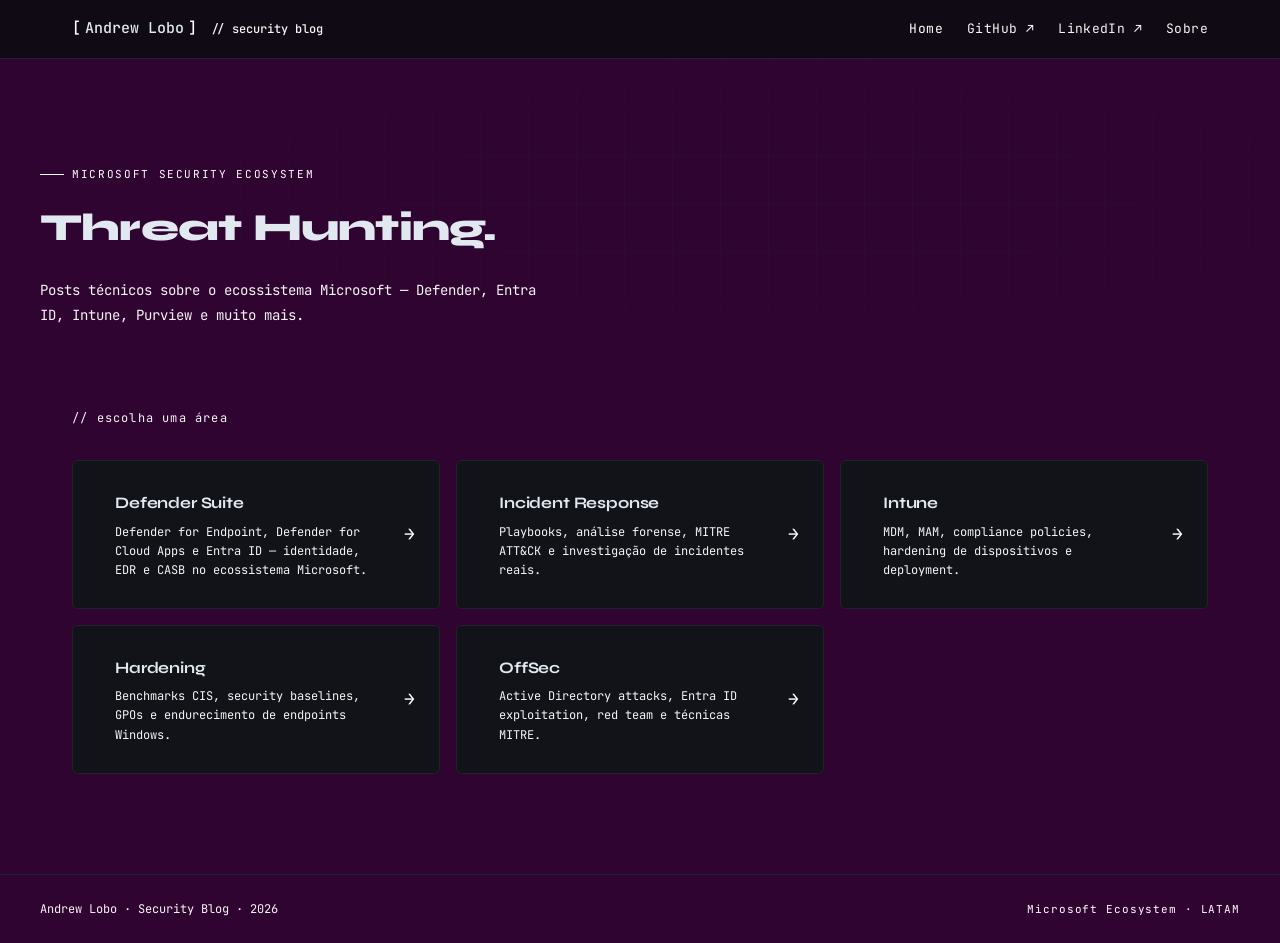
<file: index.html>
<!DOCTYPE html>
<html lang="pt-BR">
<head>
  <meta charset="UTF-8" />
  <meta name="viewport" content="width=device-width, initial-scale=1.0" />
  <title>Andrew Lobo — Security Blog</title>
  <link rel="stylesheet" href="style.css" />
  <link rel="preconnect" href="https://fonts.googleapis.com" />
  <link href="https://fonts.googleapis.com/css2?family=Syne:wght@400;600;700;800&family=JetBrains+Mono:wght@300;400;500&display=swap" rel="stylesheet" />
</head>
<body>

  <!-- HEADER -->
  <header class="site-header">
    <div class="header-inner">
      <div class="logo">
        <span class="logo-bracket">[</span>
        <span class="logo-name">Andrew Lobo</span>
        <span class="logo-bracket">]</span>
        <span class="logo-tag">// security blog</span>
      </div>
      <nav class="header-nav">
        <a href="index.html" class="nav-link active">Home</a>
        <a href="https://github.com/math69b" target="_blank" class="nav-link">GitHub ↗</a>
        <a href="https://linkedin.com/in/andrewlbo" target="_blank" class="nav-link">LinkedIn ↗</a>
        <a href="sobre.html" class="nav-link">Sobre</a>
      </nav>
    </div>
  </header>

  <!-- HERO -->
  <section class="hero">
    <div class="hero-inner">
      <div class="hero-label">Microsoft Security Ecosystem</div>
      <h1 class="hero-title">
        <span class="hero-rotate">
          <span>Threat Hunting.</span>
          <span>Incident Response.</span>
          <span>Zero Trust.</span>
          <span>endpoint hardening.</span>
        </span>
      </h1>
      <p class="hero-desc">
        Posts técnicos sobre o ecossistema Microsoft — Defender, Entra ID, Intune, Purview e muito mais.
      </p>
    </div>
    <div class="hero-grid-bg"></div>
  </section>

  <!-- CATEGORIAS — PÁGINA PRINCIPAL -->
  <!-- 
    ============================================================
    COMO ADICIONAR UMA NOVA CATEGORIA:
    
    1. Copie um bloco <div class="category-card"> abaixo
    2. Altere o atributo data-category para um ID único (ex: "purview")
    3. Altere o emoji, o title e o description
    4. Adicione a classe correspondente em style.css se quiser cor diferente
    5. Crie o arquivo posts/[ID-DA-CATEGORIA].json com os posts da categoria
       (veja o modelo em posts/entraid.json)
    ============================================================
  -->
  <main class="categories-section">
    <div class="section-label">// escolha uma área</div>
    <div class="categories-grid">

      <div class="category-card" data-category="defender-suite" onclick="openCategory('defender-suite')">
        <div class="card-icon"></div>
        <div class="card-content">
          <h2 class="card-title">Defender Suite</h2>
          <p class="card-desc">Defender for Endpoint, Defender for Cloud Apps e Entra ID — identidade, EDR e CASB no ecossistema Microsoft.</p>
        </div>
        <div class="card-arrow">→</div>
      </div>

      <div class="category-card" data-category="incident-response" onclick="openCategory('incident-response')">
        <div class="card-icon"></div>
        <div class="card-content">
          <h2 class="card-title">Incident Response</h2>
          <p class="card-desc">Playbooks, análise forense, MITRE ATT&CK e investigação de incidentes reais.</p>
        </div>
        <div class="card-arrow">→</div>
      </div>

      <div class="category-card" data-category="intune" onclick="openCategory('intune')">
        <div class="card-icon"></div>
        <div class="card-content">
          <h2 class="card-title">Intune</h2>
          <p class="card-desc">MDM, MAM, compliance policies, hardening de dispositivos e deployment.</p>
        </div>
        <div class="card-arrow">→</div>
      </div>

      <div class="category-card" data-category="hardening" onclick="openCategory('hardening')">
        <div class="card-icon"></div>
        <div class="card-content">
          <h2 class="card-title">Hardening</h2>
          <p class="card-desc">Benchmarks CIS, security baselines, GPOs e endurecimento de endpoints Windows.</p>
        </div>
        <div class="card-arrow">→</div>
      </div>

      <div class="category-card" data-category="ofensivo" onclick="openCategory('OffSec')">
        <div class="card-icon"></div>
        <div class="card-content">
          <h2 class="card-title">OffSec</h2>
          <p class="card-desc">Active Directory attacks, Entra ID exploitation, red team e técnicas MITRE.</p>
        </div>
        <div class="card-arrow">→</div>
      </div>

    </div>
  </main>

  <!-- PÁGINA DE POSTS (inicialmente oculta) -->
  <section class="posts-section hidden" id="posts-section">
    <div class="posts-inner">
      <button class="back-btn" onclick="goBack()">
        ← voltar para home
      </button>
      <div class="posts-header">
        <div class="posts-category-label" id="posts-category-label"></div>
        <h2 class="posts-title" id="posts-title"></h2>
      </div>

      <!-- 
        ============================================================
        OS POSTS SÃO CARREGADOS DINAMICAMENTE A PARTIR DOS ARQUIVOS
        NA PASTA /posts/[categoria].json
        
        Para adicionar um novo post, edite o arquivo JSON da categoria.
        Exemplo: posts/entraid.json
        ============================================================
      -->
      <div class="posts-list" id="posts-list">
        <!-- Posts carregados dinamicamente via JS -->
      </div>
    </div>
  </section>

  <!-- FOOTER -->
  <footer class="site-footer">
    <div class="footer-inner">
      <span class="footer-text">Andrew Lobo · Security Blog · <span id="footer-year"></span></span>
      <span class="footer-stack">Microsoft Ecosystem · LATAM</span>
    </div>
  </footer>

  <script src="app.js"></script>
</body>
</html>
</file>
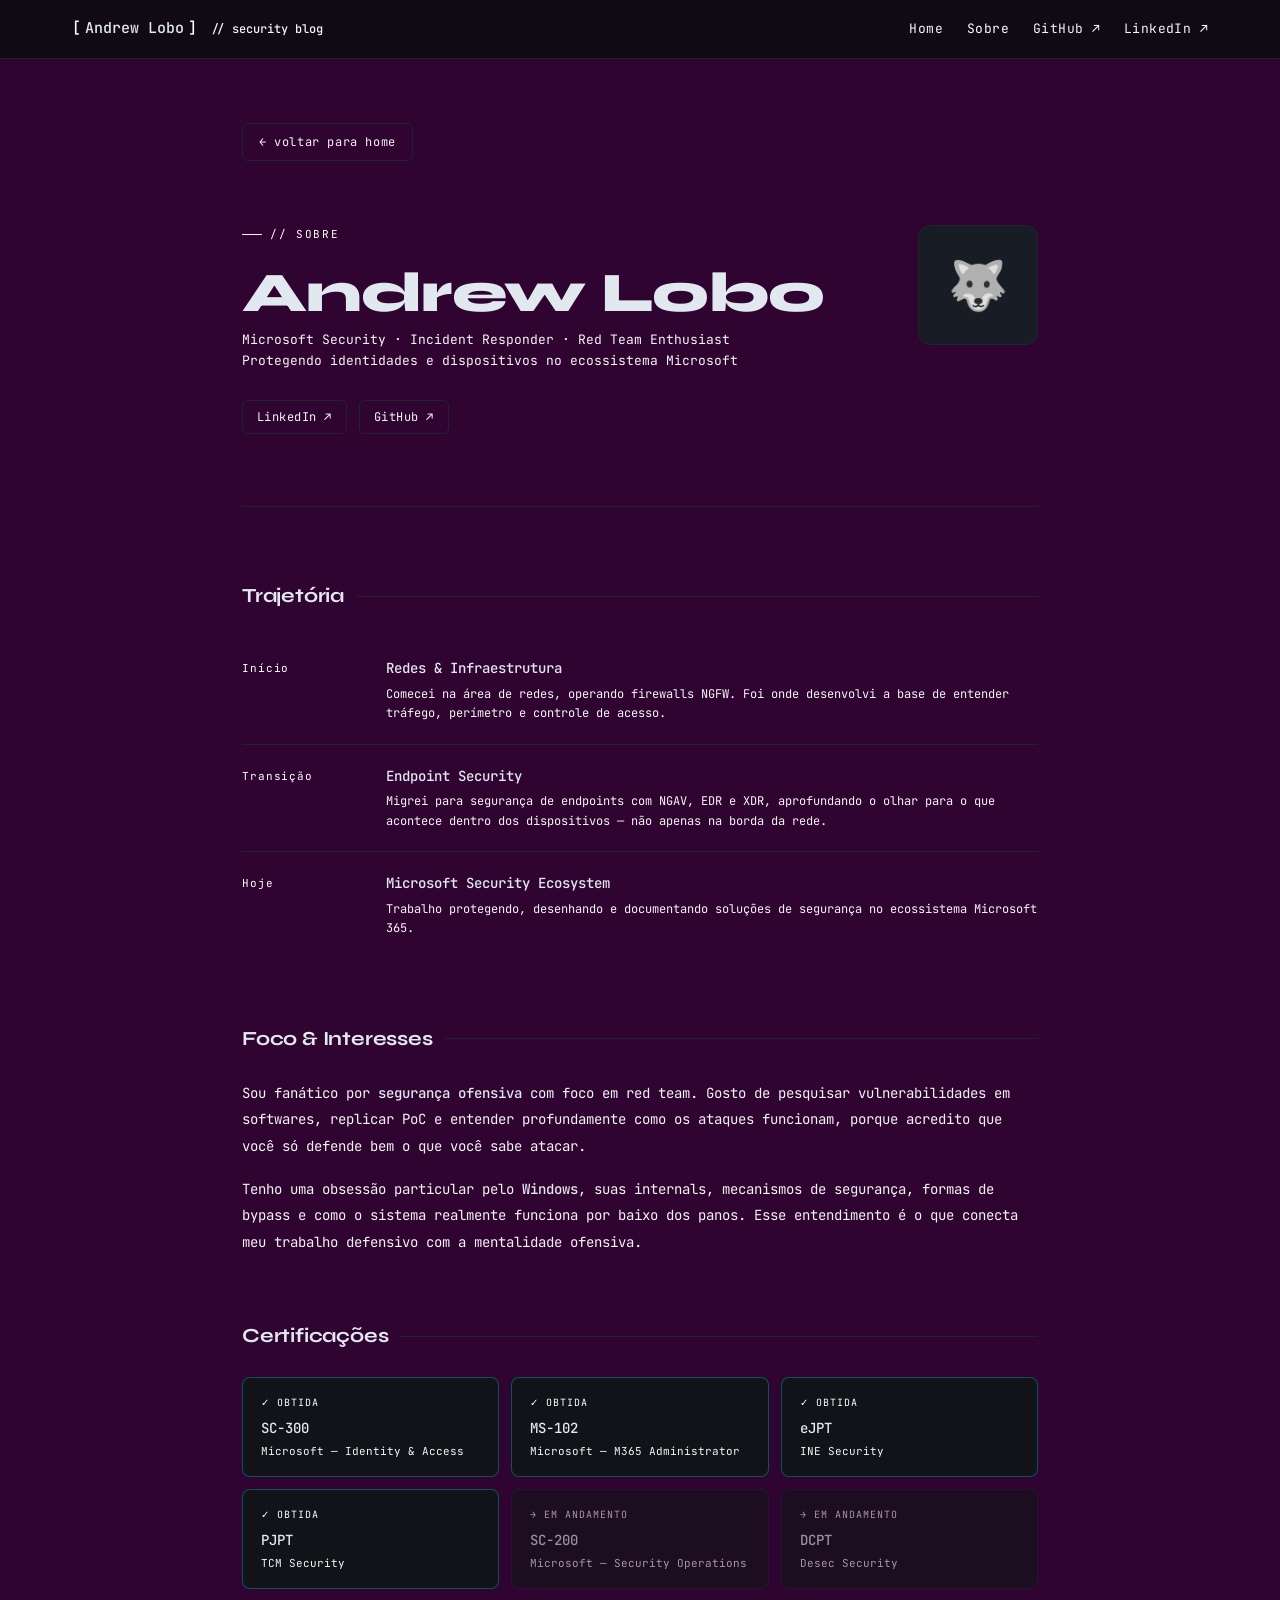
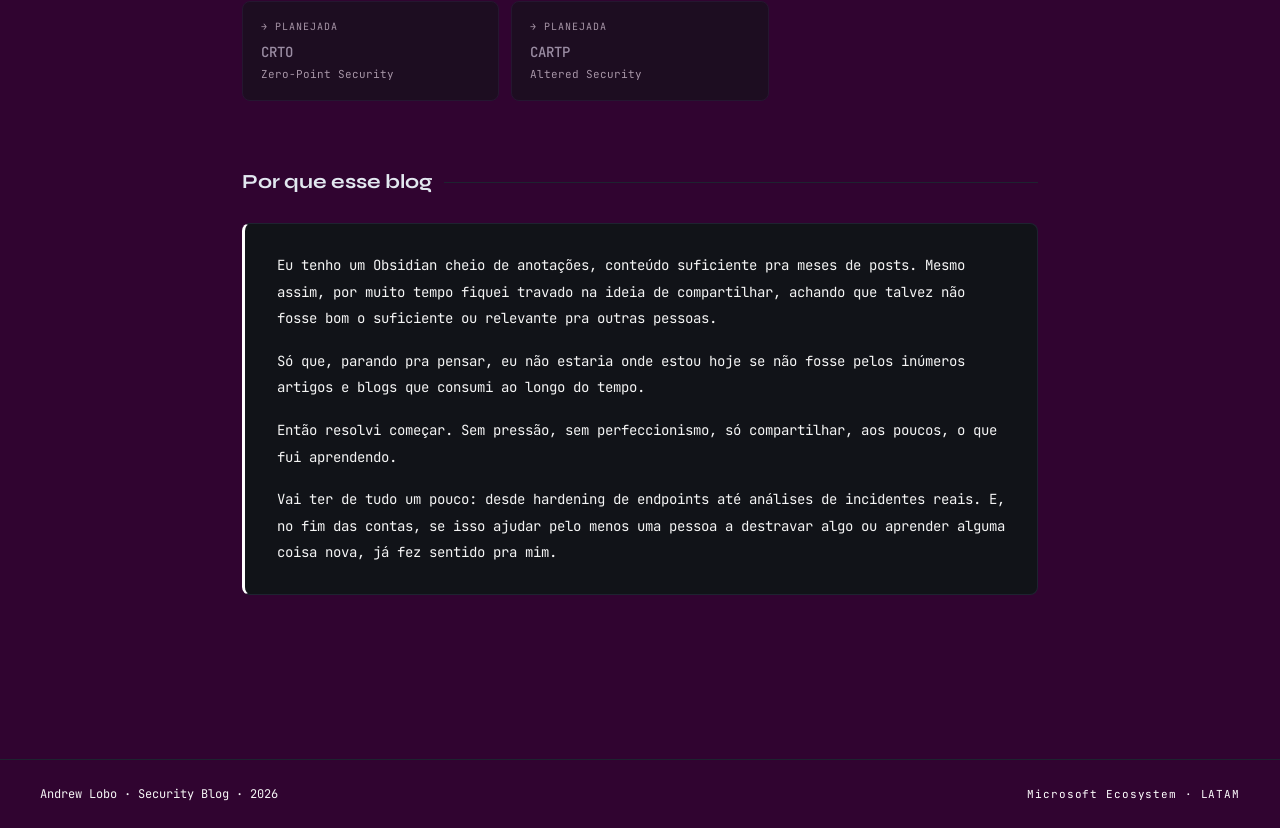
<file: sobre.html>
<!DOCTYPE html>
<html lang="pt-BR">
<head>
  <meta charset="UTF-8" />
  <meta name="viewport" content="width=device-width, initial-scale=1.0" />
  <title>Sobre — Andrew Lobo</title>
  <link rel="stylesheet" href="style.css" />
  <link rel="preconnect" href="https://fonts.googleapis.com" />
  <link href="https://fonts.googleapis.com/css2?family=Syne:wght@400;600;700;800&family=JetBrains+Mono:wght@300;400;500&display=swap" rel="stylesheet" />
  <style>
    .about-page {
      max-width: 860px;
      margin: 0 auto;
      padding: 64px 32px 100px;
    }

    .about-back {
      display: inline-flex;
      align-items: center;
      gap: 8px;
      color: var(--text-dim);
      text-decoration: none;
      font-size: 12px;
      letter-spacing: 0.05em;
      margin-bottom: 64px;
      border: 1px solid var(--border);
      padding: 8px 16px;
      border-radius: 6px;
      transition: border-color 220ms, color 220ms;
    }
    .about-back:hover { border-color: var(--accent); color: var(--accent); }

    /* Hero */
    .about-hero {
      display: grid;
      grid-template-columns: 1fr auto;
      gap: 48px;
      align-items: start;
      margin-bottom: 72px;
      padding-bottom: 72px;
      border-bottom: 1px solid var(--border);
    }

    .about-label {
      font-size: 11px;
      letter-spacing: 0.15em;
      text-transform: uppercase;
      color: var(--accent);
      margin-bottom: 20px;
      display: flex;
      align-items: center;
      gap: 8px;
    }
    .about-label::before {
      content: '';
      display: inline-block;
      width: 20px;
      height: 1px;
      background: var(--accent);
    }

    .about-name {
      font-family: var(--font-display);
      font-weight: 800;
      font-size: clamp(36px, 5vw, 56px);
      color: var(--text);
      letter-spacing: -0.02em;
      line-height: 1.05;
      margin-bottom: 8px;
    }

    .about-role {
      font-size: 13px;
      color: var(--text-dim);
      margin-bottom: 28px;
      line-height: 1.6;
    }

    .about-links {
      display: flex;
      gap: 12px;
      flex-wrap: wrap;
    }

    .about-link {
      display: inline-flex;
      align-items: center;
      gap: 6px;
      font-size: 12px;
      color: var(--text-dim);
      text-decoration: none;
      border: 1px solid var(--border);
      padding: 6px 14px;
      border-radius: 6px;
      letter-spacing: 0.04em;
      transition: border-color 220ms, color 220ms;
    }
    .about-link:hover { border-color: var(--accent); color: var(--accent); }

    .about-avatar {
      width: 120px;
      height: 120px;
      border-radius: 12px;
      background: var(--surface2);
      border: 1px solid var(--border);
      display: flex;
      align-items: center;
      justify-content: center;
      font-size: 48px;
      flex-shrink: 0;
    }

    /* Sections */
    .about-section {
      margin-bottom: 64px;
    }

    .about-section-title {
      font-family: var(--font-display);
      font-weight: 700;
      font-size: 20px;
      color: var(--text);
      letter-spacing: -0.01em;
      margin-bottom: 24px;
      display: flex;
      align-items: center;
      gap: 12px;
    }
    .about-section-title::after {
      content: '';
      flex: 1;
      height: 1px;
      background: var(--border);
    }

    .about-text {
      color: var(--text-dim);
      font-size: 14px;
      line-height: 1.9;
      margin-bottom: 16px;
    }

    .about-text strong { color: var(--text); font-weight: 500; }

    /* Timeline */
    .timeline {
      display: flex;
      flex-direction: column;
      gap: 0;
    }

    .timeline-item {
      display: grid;
      grid-template-columns: 120px 1fr;
      gap: 24px;
      padding: 20px 0;
      border-bottom: 1px solid var(--border);
      position: relative;
    }
    .timeline-item:last-child { border-bottom: none; }

    .timeline-period {
      font-size: 11px;
      color: var(--accent);
      letter-spacing: 0.08em;
      padding-top: 2px;
    }

    .timeline-content-title {
      font-size: 14px;
      color: var(--text);
      font-weight: 500;
      margin-bottom: 4px;
    }

    .timeline-content-desc {
      font-size: 12px;
      color: var(--text-dim);
      line-height: 1.6;
    }

    /* Certs */
    .certs-grid {
      display: grid;
      grid-template-columns: repeat(auto-fill, minmax(200px, 1fr));
      gap: 12px;
    }

    .cert-card {
      background: var(--surface);
      border: 1px solid var(--border);
      border-radius: 8px;
      padding: 16px 18px;
    }

    .cert-card.active { border-color: rgba(0, 229, 255, 0.3); }
    .cert-card.planned { opacity: 0.6; }

    .cert-status {
      font-size: 10px;
      letter-spacing: 0.1em;
      text-transform: uppercase;
      margin-bottom: 8px;
    }
    .cert-card.active  .cert-status { color: var(--accent); }
    .cert-card.planned .cert-status { color: var(--text-dim); }

    .cert-name {
      font-size: 14px;
      color: var(--text);
      font-weight: 500;
      line-height: 1.3;
    }

    .cert-issuer {
      font-size: 11px;
      color: var(--text-dim);
      margin-top: 4px;
    }

    /* Blog motivation */
    .motivation-box {
      background: var(--surface);
      border: 1px solid var(--border);
      border-left: 3px solid var(--accent);
      border-radius: 8px;
      padding: 28px 32px;
    }

    @media (max-width: 640px) {
      .about-page { padding: 40px 20px 64px; }
      .about-hero { grid-template-columns: 1fr; }
      .about-avatar { display: none; }
      .timeline-item { grid-template-columns: 1fr; gap: 4px; }
    }
  </style>
</head>
<body>

  <header class="site-header">
    <div class="header-inner">
      <div class="logo">
        <span class="logo-bracket">[</span>
        <span class="logo-name">Andrew Lobo</span>
        <span class="logo-bracket">]</span>
        <span class="logo-tag">// security blog</span>
      </div>
      <nav class="header-nav">
        <a href="index.html" class="nav-link">Home</a>
        <a href="sobre.html" class="nav-link active">Sobre</a>
        <a href="https://github.com/math69b" target="_blank" class="nav-link">GitHub ↗</a>
        <a href="https://linkedin.com/in/SEU-PERFIL" target="_blank" class="nav-link">LinkedIn ↗</a>
      </nav>
    </div>
  </header>

  <main class="about-page">

    <a class="about-back" href="index.html">← voltar para home</a>

    <!-- Hero -->
    <div class="about-hero">
      <div>
        <div class="about-label">// sobre</div>
        <h1 class="about-name">Andrew Lobo</h1>
        <p class="about-role">
          Microsoft Security · Incident Responder · Red Team Enthusiast<br />
          Protegendo identidades e dispositivos no ecossistema Microsoft
        </p>
        <div class="about-links">
          <a class="about-link" href="https://linkedin.com/in/SEU-PERFIL" target="_blank">LinkedIn ↗</a>
          <a class="about-link" href="https://github.com/math69b" target="_blank">GitHub ↗</a>
        </div>
      </div>
      <div class="about-avatar">🐺</div>
    </div>

    <!-- Trajetória -->
    <section class="about-section">
      <h2 class="about-section-title">Trajetória</h2>

      <div class="timeline">

        <div class="timeline-item">
          <div class="timeline-period">Início</div>
          <div>
            <div class="timeline-content-title">Redes & Infraestrutura</div>
            <div class="timeline-content-desc">
              Comecei na área de redes, operando firewalls NGFW. Foi onde desenvolvi a base de entender tráfego, perímetro e controle de acesso.
            </div>
          </div>
        </div>

        <div class="timeline-item">
          <div class="timeline-period">Transição</div>
          <div>
            <div class="timeline-content-title">Endpoint Security</div>
            <div class="timeline-content-desc">
              Migrei para segurança de endpoints com NGAV, EDR e XDR, aprofundando o olhar para o que acontece dentro dos dispositivos — não apenas na borda da rede.
            </div>
          </div>
        </div>

        <div class="timeline-item">
          <div class="timeline-period">Hoje</div>
          <div>
            <div class="timeline-content-title">Microsoft Security Ecosystem</div>
            <div class="timeline-content-desc">
              Trabalho protegendo, desenhando e documentando soluções de segurança no ecossistema Microsoft 365.
            </div>
          </div>
        </div>

      </div>
    </section>

    <!-- Foco -->
    <section class="about-section">
      <h2 class="about-section-title">Foco & Interesses</h2>
      <p class="about-text">
        Sou fanático por <strong>segurança ofensiva</strong> com foco em red team. Gosto de pesquisar vulnerabilidades em softwares, replicar PoC e entender profundamente como os ataques funcionam, porque acredito que você só defende bem o que você sabe atacar.
      </p>
      <p class="about-text">
        Tenho uma obsessão particular pelo <strong>Windows</strong>, suas internals, mecanismos de segurança, formas de bypass e como o sistema realmente funciona por baixo dos panos. Esse entendimento é o que conecta meu trabalho defensivo com a mentalidade ofensiva.
      </p>
    </section>

    <!-- Certificações -->
    <section class="about-section">
      <h2 class="about-section-title">Certificações</h2>
      <div class="certs-grid">

        <div class="cert-card active">
          <div class="cert-status">✓ Obtida</div>
          <div class="cert-name">SC-300</div>
          <div class="cert-issuer">Microsoft — Identity & Access</div>
        </div>

        <div class="cert-card active">
          <div class="cert-status">✓ Obtida</div>
          <div class="cert-name">MS-102</div>
          <div class="cert-issuer">Microsoft — M365 Administrator</div>
        </div>

        <div class="cert-card active">
          <div class="cert-status">✓ Obtida</div>
          <div class="cert-name">eJPT</div>
          <div class="cert-issuer">INE Security</div>
        </div>

        <div class="cert-card active">
          <div class="cert-status">✓ Obtida</div>
          <div class="cert-name">PJPT</div>
          <div class="cert-issuer">TCM Security</div>
        </div>

        <div class="cert-card planned">
          <div class="cert-status">→ Em andamento</div>
          <div class="cert-name">SC-200</div>
          <div class="cert-issuer">Microsoft — Security Operations</div>
        </div>

        <div class="cert-card planned">
          <div class="cert-status">→ Em andamento</div>
          <div class="cert-name">DCPT</div>
          <div class="cert-issuer">Desec Security</div>
        </div>

        <div class="cert-card planned">
          <div class="cert-status">→ Planejada</div>
          <div class="cert-name">CRTO</div>
          <div class="cert-issuer">Zero-Point Security</div>
        </div>

        <div class="cert-card planned">
          <div class="cert-status">→ Planejada</div>
          <div class="cert-name">CARTP</div>
          <div class="cert-issuer">Altered Security</div>
        </div>

      </div>
    </section>

    <!-- Por que o blog -->
    <section class="about-section">
      <h2 class="about-section-title">Por que esse blog</h2>
      <div class="motivation-box">
        <p class="about-text">
          Eu tenho um Obsidian cheio de anotações, conteúdo suficiente pra meses de posts. Mesmo assim, por muito tempo fiquei travado na ideia de compartilhar, achando que talvez não fosse bom o suficiente ou relevante pra outras pessoas.
        <p class="about-text">
          Só que, parando pra pensar, eu não estaria onde estou hoje se não fosse pelos inúmeros artigos e blogs que consumi ao longo do tempo.        </p>
        <p class="about-text">
          Então resolvi começar. Sem pressão, sem perfeccionismo, só compartilhar, aos poucos, o que fui aprendendo.     </p>
        <p class="about-text" style="margin-bottom: 0;">
          Vai ter de tudo um pouco: desde hardening de endpoints até análises de incidentes reais. E, no fim das contas, se isso ajudar pelo menos uma pessoa a destravar algo ou aprender alguma coisa nova, já fez sentido pra mim.      </div>
    </section>

  </main>

  <footer class="site-footer">
    <div class="footer-inner">
      <span class="footer-text">Andrew Lobo · Security Blog · <script>document.write(new Date().getFullYear())</script></span>
      <span class="footer-stack">Microsoft Ecosystem · LATAM</span>
    </div>
  </footer>

</body>
</html>
</file>
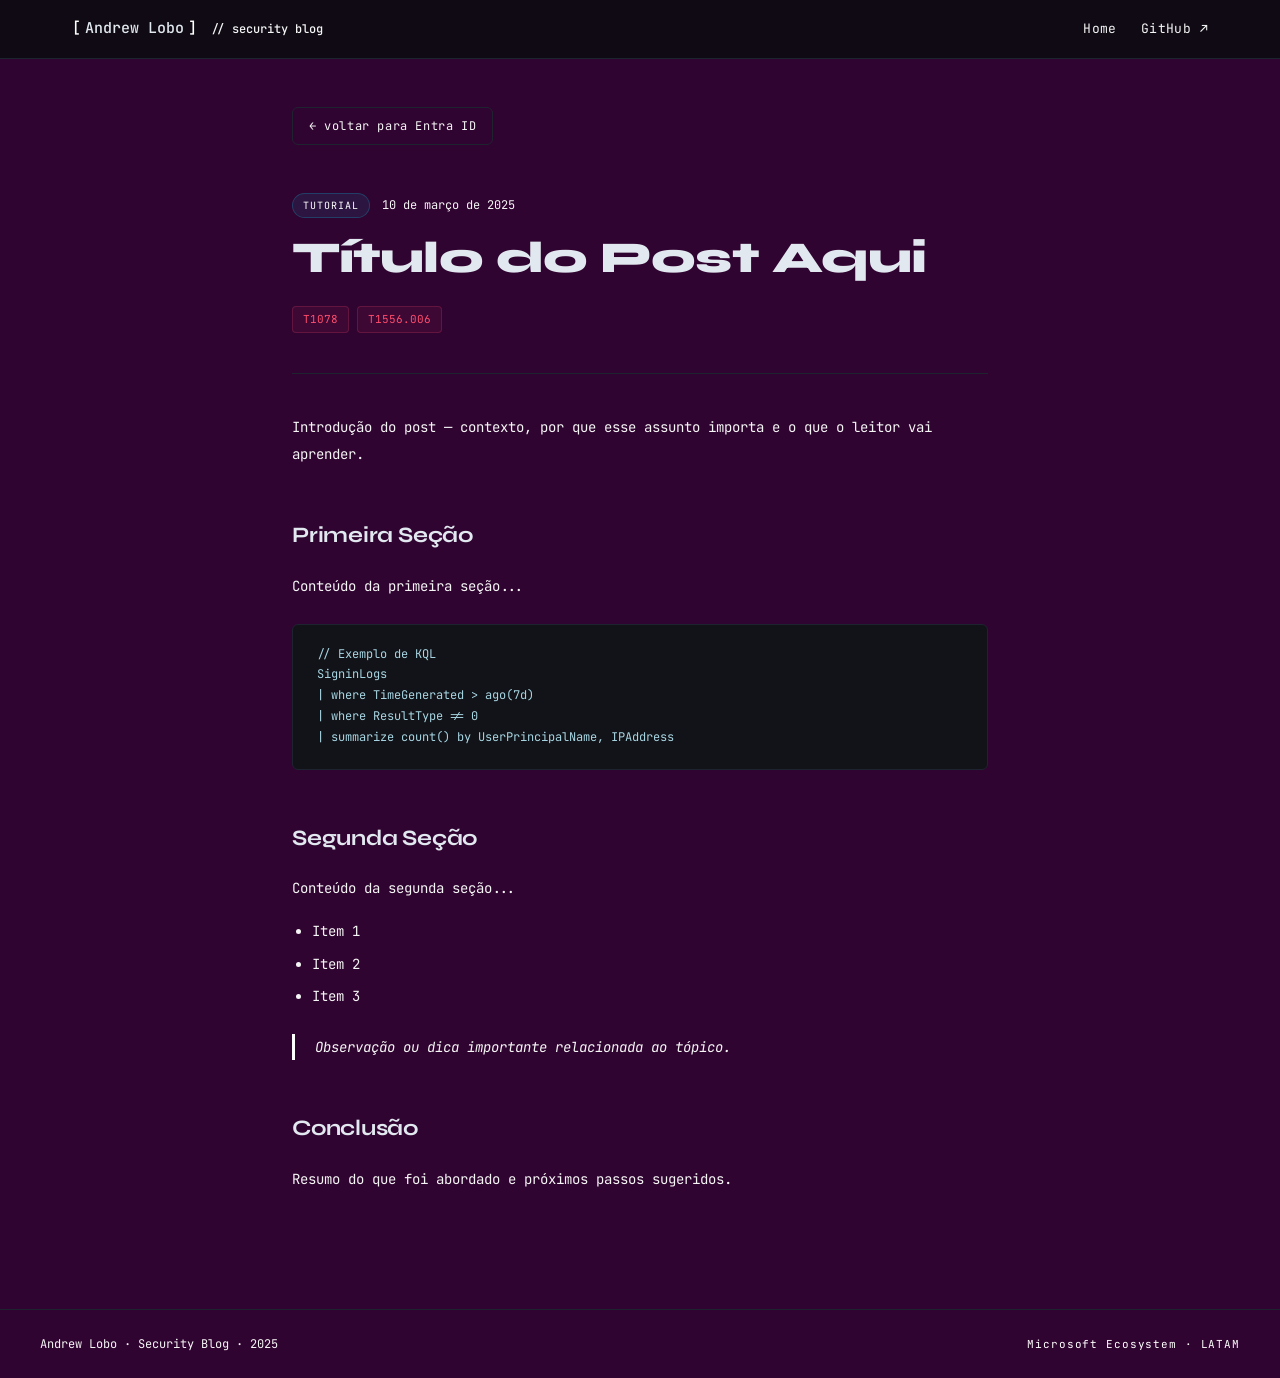
<file: posts/_template.html>
<!DOCTYPE html>
<html lang="pt-BR">
<head>
  <meta charset="UTF-8" />
  <meta name="viewport" content="width=device-width, initial-scale=1.0" />
  <!-- 
    INSTRUÇÕES:
    1. Substitua "Título do Post" abaixo pelo título real
    2. Altere href="../../style.css" se necessário (depende da profundidade da pasta)
  -->
  <title>Título do Post — Andrew Lobo</title>
  <link rel="stylesheet" href="../../style.css" />
  <link rel="preconnect" href="https://fonts.googleapis.com" />
  <link href="https://fonts.googleapis.com/css2?family=Syne:wght@400;600;700;800&family=JetBrains+Mono:wght@300;400;500&display=swap" rel="stylesheet" />
  <style>
    /* Estilos específicos para o post */
    .post-page { max-width: 760px; margin: 0 auto; padding: 48px 32px 100px; }

    .post-back {
      display: inline-flex;
      align-items: center;
      gap: 8px;
      color: var(--text-dim);
      text-decoration: none;
      font-size: 12px;
      letter-spacing: 0.05em;
      margin-bottom: 48px;
      border: 1px solid var(--border);
      padding: 8px 16px;
      border-radius: 6px;
      transition: border-color 220ms, color 220ms;
    }
    .post-back:hover { border-color: var(--accent); color: var(--accent); }

    .post-tag-line {
      display: flex;
      align-items: center;
      gap: 12px;
      margin-bottom: 16px;
    }
    .post-tag-label {
      font-size: 10px;
      letter-spacing: 0.1em;
      text-transform: uppercase;
      color: var(--accent);
      background: rgba(0,229,255,.08);
      border: 1px solid rgba(0,229,255,.2);
      padding: 3px 10px;
      border-radius: 100px;
    }
    .post-date-label { font-size: 12px; color: var(--text-dim); }

    .post-h1 {
      font-family: 'Syne', sans-serif;
      font-weight: 800;
      font-size: clamp(28px, 5vw, 44px);
      line-height: 1.1;
      letter-spacing: -0.02em;
      color: var(--text);
      margin-bottom: 24px;
    }

    .post-mitre-line {
      display: flex;
      gap: 8px;
      flex-wrap: wrap;
      margin-bottom: 40px;
      padding-bottom: 40px;
      border-bottom: 1px solid var(--border);
    }
    .post-mitre-badge {
      font-size: 11px;
      font-family: 'JetBrains Mono', monospace;
      color: var(--accent2);
      background: rgba(255,77,109,.07);
      border: 1px solid rgba(255,77,109,.2);
      padding: 3px 10px;
      border-radius: 4px;
    }

    /* Conteúdo do post */
    .post-content { line-height: 1.9; }
    .post-content h2 {
      font-family: 'Syne', sans-serif;
      font-weight: 700;
      font-size: 22px;
      color: var(--text);
      margin: 48px 0 16px;
      letter-spacing: -0.01em;
    }
    .post-content h3 {
      font-family: 'Syne', sans-serif;
      font-weight: 600;
      font-size: 16px;
      color: var(--text);
      margin: 32px 0 12px;
    }
    .post-content p { color: var(--text-dim); margin-bottom: 16px; }
    .post-content ul, .post-content ol {
      color: var(--text-dim);
      margin: 0 0 16px 20px;
    }
    .post-content li { margin-bottom: 6px; }
    .post-content strong { color: var(--text); font-weight: 600; }
    .post-content a { color: var(--accent); }

    .post-content pre {
      background: var(--surface);
      border: 1px solid var(--border);
      border-radius: 6px;
      padding: 20px 24px;
      overflow-x: auto;
      margin: 24px 0;
      font-size: 13px;
      line-height: 1.6;
      color: #a8d5e2;
    }
    .post-content code {
      font-family: 'JetBrains Mono', monospace;
      font-size: 12px;
      background: var(--surface);
      border: 1px solid var(--border);
      padding: 2px 6px;
      border-radius: 4px;
      color: var(--accent);
    }
    .post-content pre code {
      background: none;
      border: none;
      padding: 0;
      color: inherit;
    }

    blockquote {
      border-left: 3px solid var(--accent);
      padding-left: 20px;
      margin: 24px 0;
      color: var(--text-dim);
      font-style: italic;
    }
  </style>
</head>
<body>

  <!-- HEADER -->
  <header class="site-header">
    <div class="header-inner">
      <div class="logo">
        <span class="logo-bracket">[</span>
        <span class="logo-name">Andrew Lobo</span>
        <span class="logo-bracket">]</span>
        <span class="logo-tag">// security blog</span>
      </div>
      <nav class="header-nav">
        <a href="../../index.html" class="nav-link">Home</a>
        <a href="https://github.com/SEU-USUARIO" target="_blank" class="nav-link">GitHub ↗</a>
      </nav>
    </div>
  </header>

  <main class="post-page">

    <!-- Botão voltar -->
    <!-- Ajuste o href para apontar para a categoria correta com o hash -->
    <a class="post-back" href="../../index.html#entraid">← voltar para Entra ID</a>

    <!-- Metadados do post -->
    <div class="post-tag-line">
      <!-- Altere o tag e a data abaixo -->
      <span class="post-tag-label">Tutorial</span>
      <span class="post-date-label">10 de março de 2025</span>
    </div>

    <!-- Título principal -->
    <h1 class="post-h1">Título do Post Aqui</h1>

    <!-- Técnicas MITRE (remova o bloco se não se aplicar) -->
    <div class="post-mitre-line">
      <span class="post-mitre-badge">T1078</span>
      <span class="post-mitre-badge">T1556.006</span>
    </div>

    <!-- 
      ============================================================
      CONTEÚDO DO POST
      
      Escreva aqui o conteúdo em HTML simples.
      Use as tags disponíveis:
        <h2>Seção principal</h2>
        <h3>Subseção</h3>
        <p>Parágrafo</p>
        <ul><li>Item</li></ul>
        <pre><code>código KQL ou PowerShell</code></pre>
        <code>código inline</code>
        <strong>negrito</strong>
        <blockquote>citação ou observação importante</blockquote>
      ============================================================
    -->
    <article class="post-content">

      <p>
        Introdução do post — contexto, por que esse assunto importa e o que o leitor vai aprender.
      </p>

      <h2>Primeira Seção</h2>
      <p>
        Conteúdo da primeira seção...
      </p>

      <pre><code>// Exemplo de KQL
SigninLogs
| where TimeGenerated > ago(7d)
| where ResultType != 0
| summarize count() by UserPrincipalName, IPAddress</code></pre>

      <h2>Segunda Seção</h2>
      <p>
        Conteúdo da segunda seção...
      </p>

      <ul>
        <li>Item 1</li>
        <li>Item 2</li>
        <li>Item 3</li>
      </ul>

      <blockquote>
        Observação ou dica importante relacionada ao tópico.
      </blockquote>

      <h2>Conclusão</h2>
      <p>
        Resumo do que foi abordado e próximos passos sugeridos.
      </p>

    </article>

  </main>

  <!-- FOOTER -->
  <footer class="site-footer">
    <div class="footer-inner">
      <span class="footer-text">Andrew Lobo · Security Blog · 2025</span>
      <span class="footer-stack">Microsoft Ecosystem · LATAM</span>
    </div>
  </footer>

</body>
</html>
</file>
<file: style.css>
/* ============================================================
   ANDREW LOBO — SECURITY BLOG
   style.css
   ============================================================ */

*, *::before, *::after {
  box-sizing: border-box;
  margin: 0;
  padding: 0;
}

:root {
  --bg:         #300430;
  --surface:    #111318;
  --surface2:   #181c24;
  --border:     #1e2330;
  --accent:     #ffffff;
  --accent2:    #ff4d6d;
  --text:       #e2e8f0;
  --text-dim:   #f5f5f5;
  --text-muted: #ffffff;

  --font-display: 'Syne', sans-serif;
  --font-mono:    'JetBrains Mono', monospace;

  --radius: 6px;
  --transition: 220ms cubic-bezier(0.4, 0, 0.2, 1);
}

html { scroll-behavior: smooth; }

body {
  background: var(--bg);
  color: var(--text);
  font-family: var(--font-mono);
  font-size: 14px;
  line-height: 1.7;
  min-height: 100vh;
  overflow-x: hidden;
}

/* ── HEADER ─────────────────────────────────────────────── */
.site-header {
  position: sticky;
  top: 0;
  z-index: 100;
  background: rgba(10, 12, 16, 0.85);
  backdrop-filter: blur(12px);
  border-bottom: 1px solid var(--border);
}

.header-inner {
  max-width: 1200px;
  margin: 0 auto;
  padding: 16px 32px;
  display: flex;
  align-items: center;
  justify-content: space-between;
}

.logo {
  display: flex;
  align-items: center;
  gap: 4px;
  font-family: var(--font-mono);
  font-weight: 500;
  font-size: 15px;
}

.logo-bracket { color: var(--accent); }
.logo-name    { color: var(--text); }
.logo-tag     { color: var(--text-dim); margin-left: 10px; font-size: 12px; }

.header-nav { display: flex; gap: 24px; }

.nav-link {
  color: var(--text-dim);
  text-decoration: none;
  font-size: 13px;
  letter-spacing: 0.03em;
  transition: color var(--transition);
}

.nav-link:hover,
.nav-link.active { color: var(--accent); }

/* ── HERO ────────────────────────────────────────────────── */
.hero {
  position: relative;
  padding: 100px 32px 80px;
  overflow: hidden;
}

.hero-inner {
  max-width: 1200px;
  margin: 0 auto;
  position: relative;
  z-index: 1;
}

.hero-label {
  font-size: 11px;
  letter-spacing: 0.15em;
  text-transform: uppercase;
  color: var(--accent);
  margin-bottom: 24px;
  display: inline-flex;
  align-items: center;
  gap: 8px;
}

.hero-label::before {
  content: '';
  display: inline-block;
  width: 24px;
  height: 1px;
  background: var(--accent);
}

.hero-title {
  font-family: var(--font-display);
  font-weight: 800;
  font-size: clamp(24px, 3vw, 64px);
  line-height: 1.0;
  color: var(--text);
  letter-spacing: -0.02em;
  margin-bottom: 28px;
}

.hero-title .accent { color: var(--accent2); }

.hero-desc {
  max-width: 520px;
  color: var(--text-dim);
  font-size: 14px;
  line-height: 1.8;
}

/* Background grid */
.hero-grid-bg {
  position: absolute;
  inset: 0;
  background-image:
    linear-gradient(var(--border) 1px, transparent 1px),
    linear-gradient(90deg, var(--border) 1px, transparent 1px);
  background-size: 48px 48px;
  opacity: 0.3;
  mask-image: radial-gradient(ellipse 80% 60% at 60% 40%, black 20%, transparent 80%);
}

/* ── CATEGORIES ──────────────────────────────────────────── */
.categories-section {
  max-width: 1200px;
  margin: 0 auto;
  padding: 0 32px 100px;
}

.section-label {
  color: var(--text-dim);
  font-size: 12px;
  letter-spacing: 0.1em;
  margin-bottom: 32px;
}

.categories-grid {
  display: grid;
  grid-template-columns: repeat(auto-fill, minmax(280px, 1fr));
  gap: 16px;
}

.category-card {
  background: var(--surface);
  border: 1px solid var(--border);
  border-radius: var(--radius);
  padding: 28px 24px;
  cursor: pointer;
  display: flex;
  align-items: flex-start;
  gap: 18px;
  transition:
    border-color var(--transition),
    transform var(--transition),
    background var(--transition);
  position: relative;
  overflow: hidden;
}

.category-card::before {
  content: '';
  position: absolute;
  inset: 0;
  background: linear-gradient(135deg, rgba(0, 229, 255, 0.04) 0%, transparent 60%);
  opacity: 0;
  transition: opacity var(--transition);
}

.category-card:hover {
  border-color: var(--accent);
  transform: translateY(-2px);
  background: var(--surface2);
}

.category-card:hover::before { opacity: 1; }

.card-icon {
  font-size: 28px;
  flex-shrink: 0;
  line-height: 1;
  margin-top: 2px;
}

.card-content { flex: 1; }

.card-title {
  font-family: var(--font-display);
  font-weight: 700;
  font-size: 16px;
  color: var(--text);
  margin-bottom: 6px;
  letter-spacing: -0.01em;
}

.card-desc {
  font-size: 12px;
  color: var(--text-dim);
  line-height: 1.6;
}

.card-arrow {
  color: var(--text-muted);
  font-size: 18px;
  align-self: center;
  transition: color var(--transition), transform var(--transition);
}

.category-card:hover .card-arrow {
  color: var(--accent);
  transform: translateX(4px);
}

/* ── POSTS SECTION ───────────────────────────────────────── */
.posts-section {
  max-width: 1200px;
  margin: 0 auto;
  padding: 48px 32px 100px;
}

.posts-section.hidden { display: none; }

.back-btn {
  background: none;
  border: 1px solid var(--border);
  color: var(--text-dim);
  font-family: var(--font-mono);
  font-size: 12px;
  padding: 8px 16px;
  border-radius: var(--radius);
  cursor: pointer;
  margin-bottom: 48px;
  letter-spacing: 0.05em;
  transition: border-color var(--transition), color var(--transition);
  display: inline-flex;
  align-items: center;
  gap: 8px;
}

.back-btn:hover {
  border-color: var(--accent);
  color: var(--accent);
}

.posts-header { margin-bottom: 40px; }

.posts-category-label {
  font-size: 11px;
  letter-spacing: 0.15em;
  text-transform: uppercase;
  color: var(--accent);
  margin-bottom: 12px;
  display: flex;
  align-items: center;
  gap: 8px;
}

.posts-category-label::before {
  content: '';
  display: inline-block;
  width: 20px;
  height: 1px;
  background: var(--accent);
}

.posts-title {
  font-family: var(--font-display);
  font-weight: 800;
  font-size: clamp(32px, 5vw, 56px);
  color: var(--text);
  letter-spacing: -0.02em;
}

/* ── POST CARDS ──────────────────────────────────────────── */
.posts-list {
  display: flex;
  flex-direction: column;
  gap: 1px;
  border: 1px solid var(--border);
  border-radius: var(--radius);
  overflow: hidden;
}

.post-card {
  background: var(--surface);
  padding: 24px 28px;
  display: flex;
  align-items: flex-start;
  gap: 24px;
  text-decoration: none;
  color: inherit;
  transition: background var(--transition);
  border-bottom: 1px solid var(--border);
  cursor: pointer;
}

.post-card:last-child { border-bottom: none; }

.post-card:hover { background: var(--surface2); }

.post-meta {
  display: flex;
  flex-direction: column;
  align-items: flex-end;
  flex-shrink: 0;
  min-width: 100px;
}

.post-date {
  font-size: 11px;
  color: var(--text-dim);
  letter-spacing: 0.05em;
}

.post-tag {
  font-size: 10px;
  letter-spacing: 0.08em;
  text-transform: uppercase;
  color: var(--accent);
  background: rgba(0, 229, 255, 0.08);
  padding: 2px 8px;
  border-radius: 100px;
  margin-top: 6px;
  border: 1px solid rgba(0, 229, 255, 0.2);
}

.post-body { flex: 1; }

.post-title {
  font-family: var(--font-display);
  font-weight: 700;
  font-size: 16px;
  color: var(--text);
  margin-bottom: 6px;
  letter-spacing: -0.01em;
  transition: color var(--transition);
}

.post-card:hover .post-title { color: var(--accent); }

.post-excerpt {
  font-size: 12px;
  color: var(--text-dim);
  line-height: 1.7;
}

.post-mitre {
  margin-top: 10px;
  display: flex;
  gap: 6px;
  flex-wrap: wrap;
}

.mitre-badge {
  font-size: 10px;
  font-family: var(--font-mono);
  color: var(--accent2);
  background: rgba(255, 77, 109, 0.07);
  border: 1px solid rgba(255, 77, 109, 0.2);
  padding: 2px 8px;
  border-radius: 4px;
  letter-spacing: 0.05em;
}

/* Empty state */
.empty-state {
  padding: 64px 28px;
  text-align: center;
  color: var(--text-dim);
  font-size: 13px;
}

.empty-state .empty-icon { font-size: 32px; margin-bottom: 12px; }
.empty-state .empty-msg { color: var(--text-muted); font-size: 12px; margin-top: 6px; }

/* ── FOOTER ──────────────────────────────────────────────── */
.site-footer {
  border-top: 1px solid var(--border);
  padding: 24px 32px;
}

.footer-inner {
  max-width: 1200px;
  margin: 0 auto;
  display: flex;
  justify-content: space-between;
  align-items: center;
  gap: 16px;
}

.footer-text  { color: var(--text-dim); font-size: 12px; }
.footer-stack { color: var(--text-muted); font-size: 11px; letter-spacing: 0.08em; }

/* ── UTILITIES ───────────────────────────────────────────── */
.hidden { display: none !important; }

/* ── RESPONSIVE ──────────────────────────────────────────── */
@media (max-width: 640px) {
  .header-inner { padding: 14px 20px; }
  .hero         { padding: 64px 20px 48px; }
  .categories-section { padding: 0 20px 64px; }
  .posts-section { padding: 32px 20px 64px; }
  .footer-inner { flex-direction: column; align-items: flex-start; }
  .post-card    { flex-direction: column; gap: 12px; }
  .post-meta    { align-items: flex-start; flex-direction: row; gap: 12px; }
}

/* ── HERO ROTATIVO ───────────────────────────────────────── */
.hero-rotate {
  display: inline-flex;
  flex-direction: column;
  overflow: hidden;
  height: 1.1em;
  vertical-align: bottom;
}

.hero-rotate span {
  animation: heroSlide 10s cubic-bezier(0.4, 0, 0.2, 1) infinite;
  line-height: 1.1em;
}

@keyframes heroSlide {
  0%        { transform: translateY(0%); }
  22%       { transform: translateY(0%); }
  25%       { transform: translateY(-100%); }
  47%       { transform: translateY(-100%); }
  50%       { transform: translateY(-200%); }
  72%       { transform: translateY(-200%); }
  75%       { transform: translateY(-300%); }
  97%       { transform: translateY(-300%); }
  100%      { transform: translateY(0%); }
}
</file>
